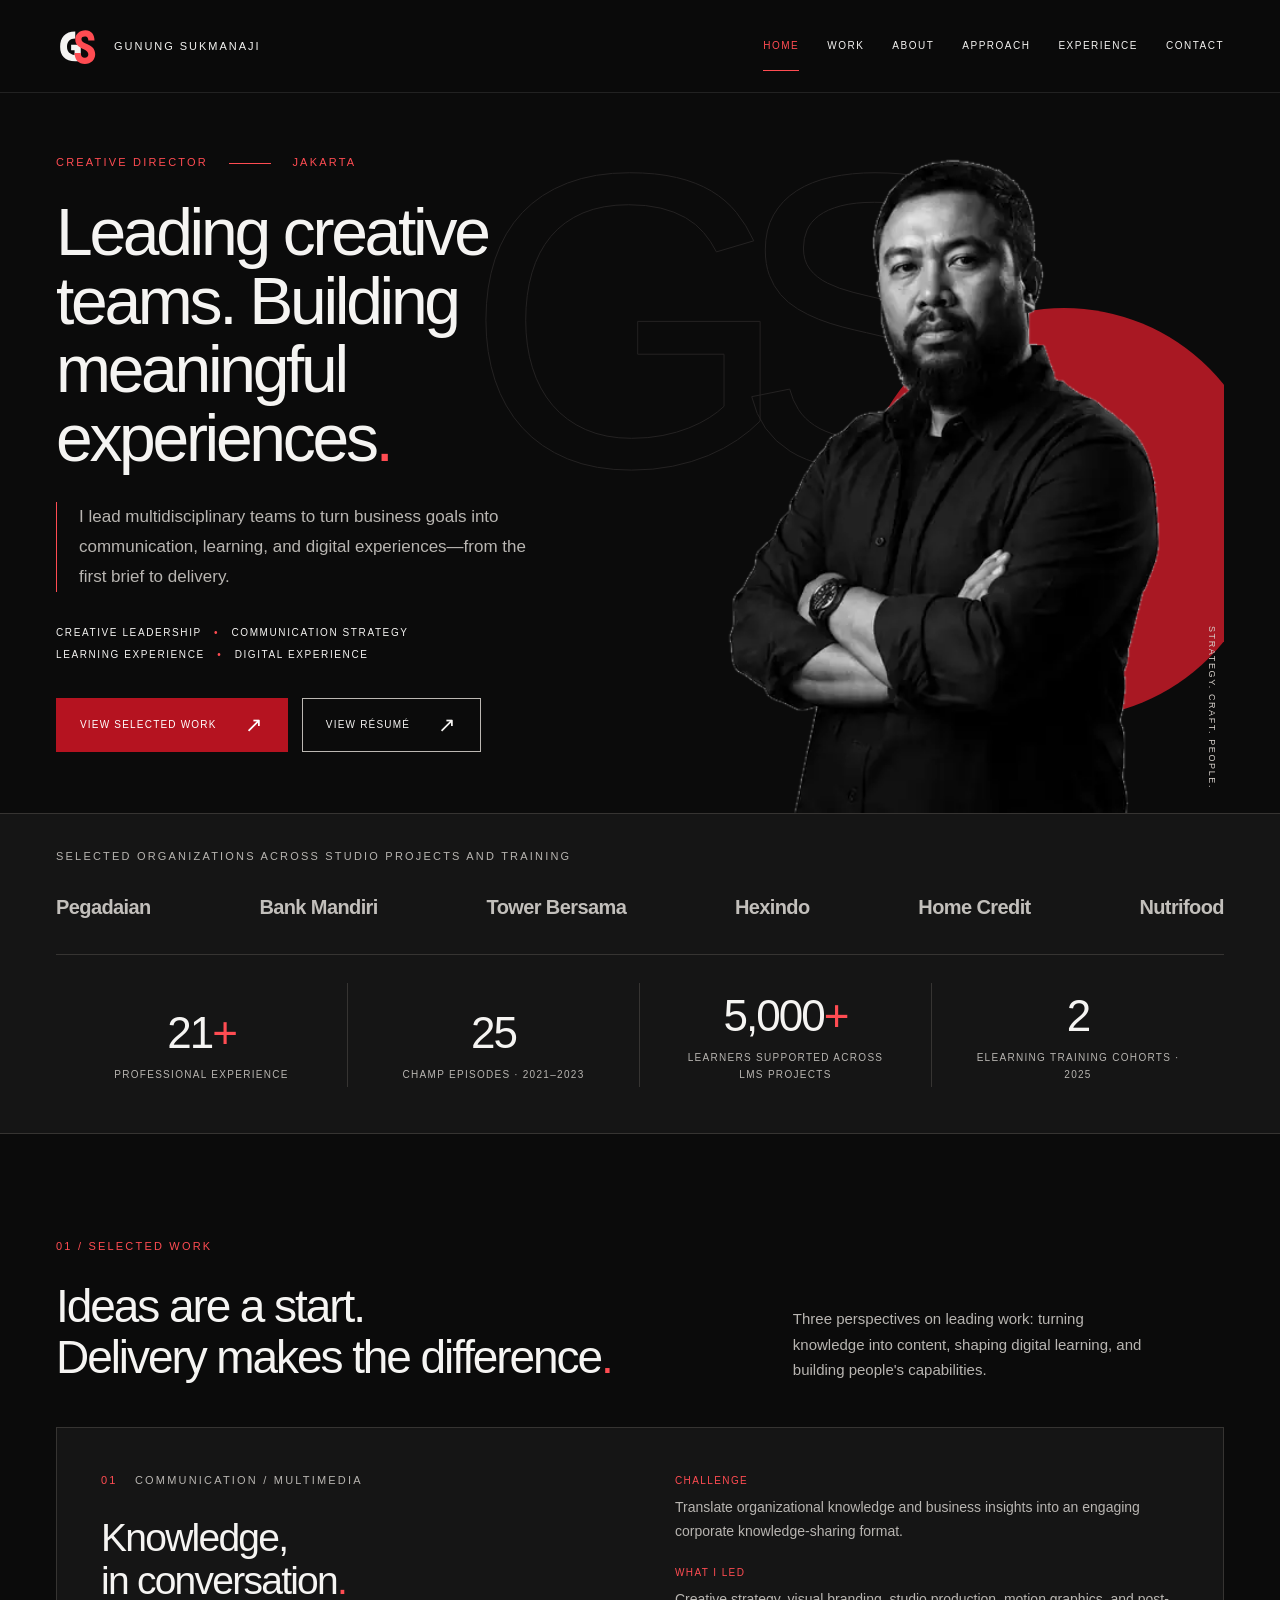
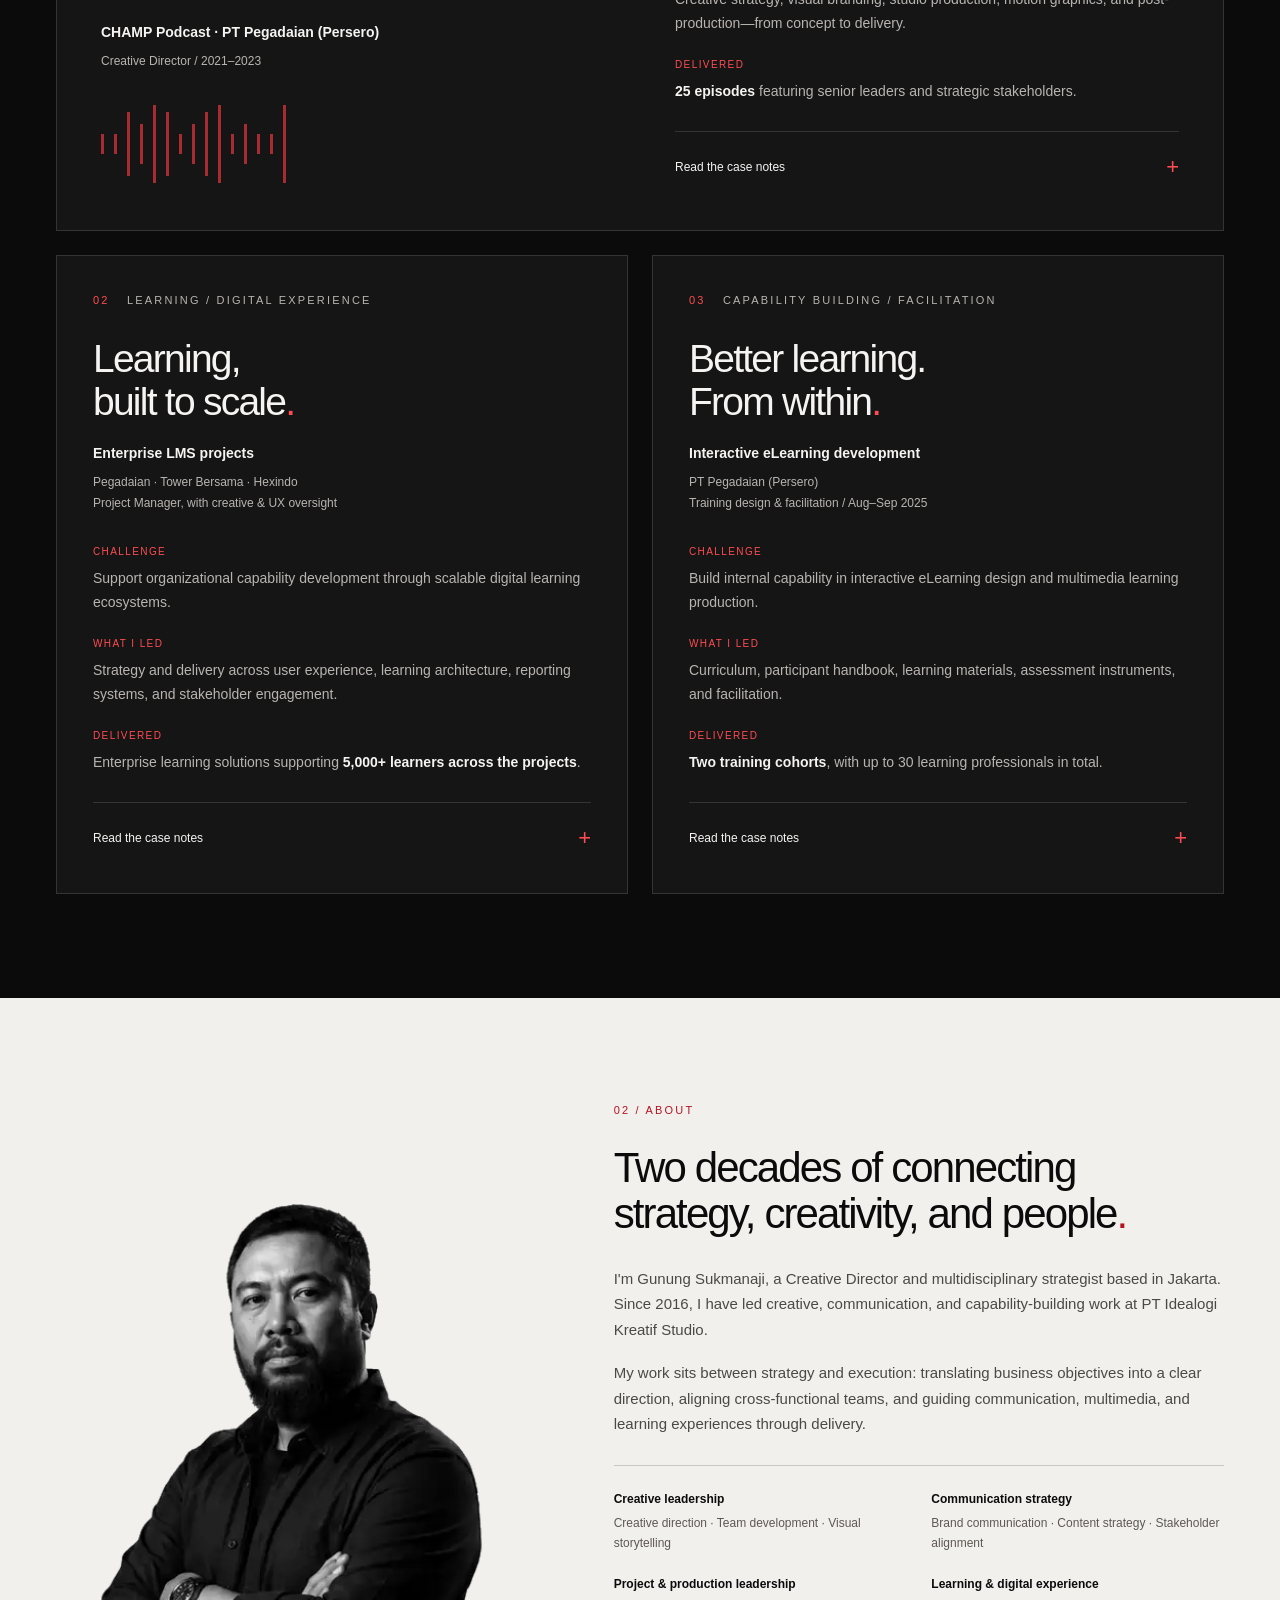
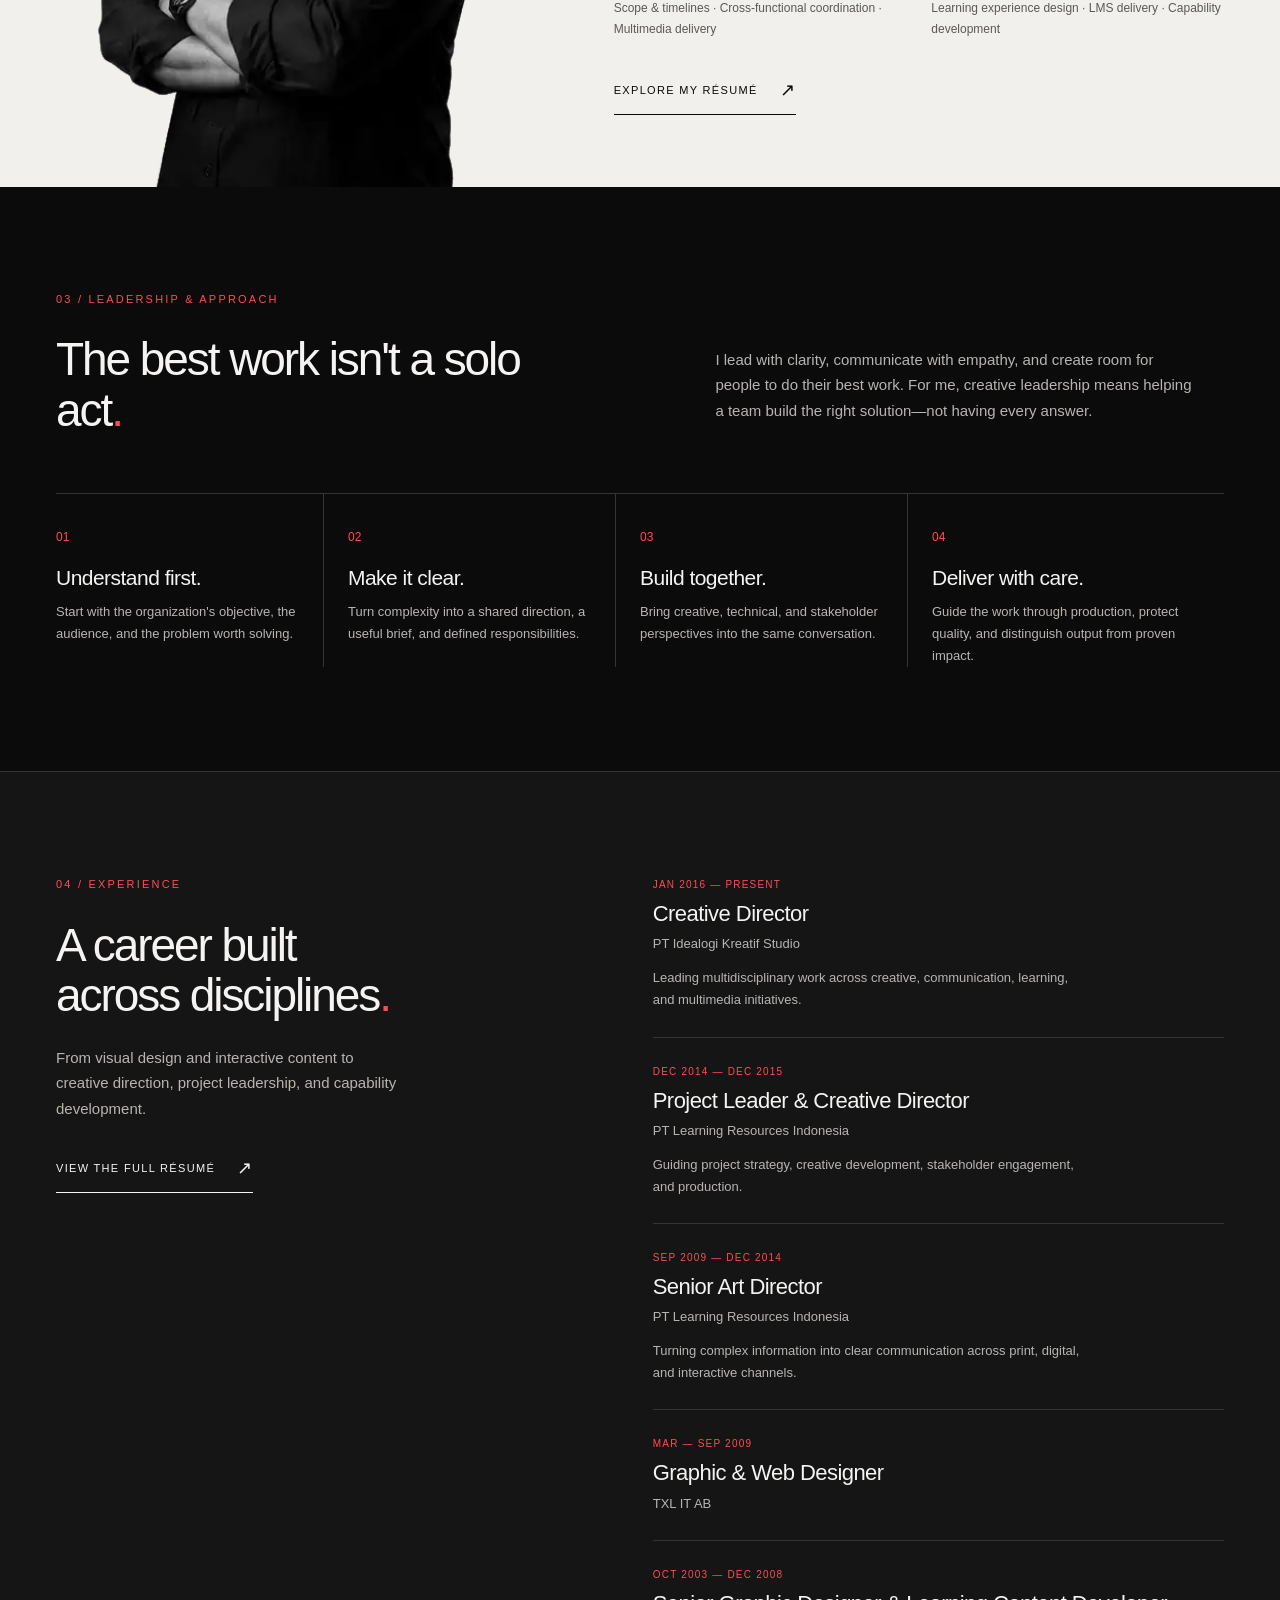
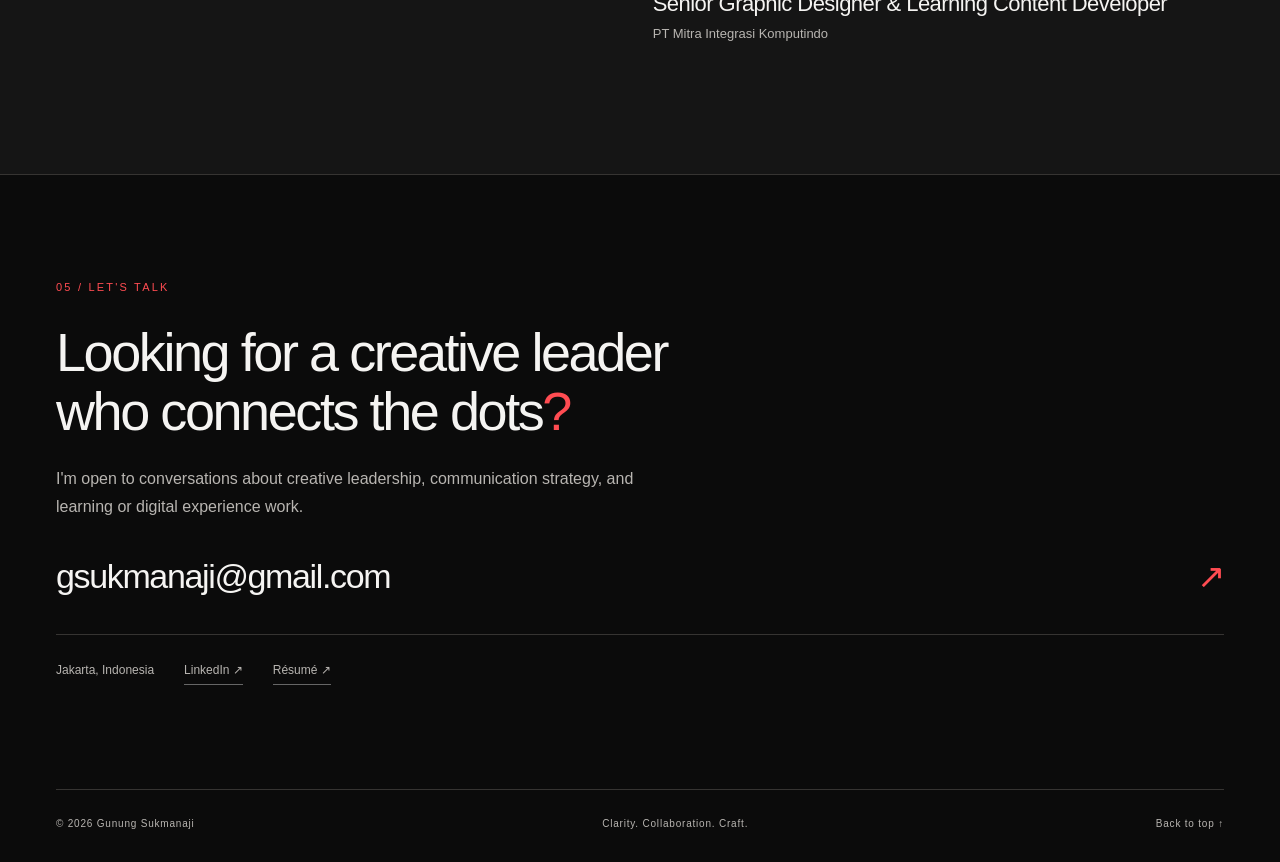
<file: index.html>
<!doctype html>
<html lang="en">
<head>
  <meta charset="utf-8">
  <meta name="viewport" content="width=device-width, initial-scale=1">
  <title>Gunung Sukmanaji | Creative Director, Jakarta</title>
  <meta name="description" content="Creative Director in Jakarta, leading multidisciplinary teams across communication, learning, multimedia and digital experiences. Explore selected work.">
  <meta name="robots" content="noindex, follow">
  <meta name="theme-color" content="#0b0b0b">
  <meta property="og:title" content="Gunung Sukmanaji — Creative Leadership">
  <meta property="og:description" content="Leading creative teams. Building meaningful experiences. Communication, learning and digital experience, from strategy to delivery.">
  <meta property="og:type" content="website">
  <meta property="og:url" content="https://gsuck.github.io/gsukmanaji-portfolio/">
  <link rel="icon" href="assets/gs-mark.svg" type="image/svg+xml">
  <link rel="stylesheet" href="styles.css">
  <script src="script.js" defer></script>
</head>
<body>
  <a class="skip-link" href="#main">Skip to content</a>
  <header class="site-header">
    <div class="header-inner wrap">
      <a class="brand" href="#home" aria-label="Gunung Sukmanaji, home">
        <img src="assets/gs-mark.svg" width="44" height="44" alt="">
        <span>Gunung Sukmanaji</span>
      </a>
      <button class="menu-toggle" type="button" aria-expanded="false" aria-controls="navigation" hidden>Menu <span aria-hidden="true">☰</span></button>
      <nav id="navigation" aria-label="Main navigation">
        <a href="#home" aria-current="location">Home</a>
        <a href="#work">Work</a>
        <a href="#about">About</a>
        <a href="#approach">Approach</a>
        <a href="#experience">Experience</a>
        <a href="#contact">Contact</a>
      </nav>
    </div>
  </header>
  <main id="main">
    <!-- EDIT: judul utama, deskripsi singkat, dan tombol hero -->
    <section class="hero wrap" id="home" aria-labelledby="hero-title">
      <span class="hero-watermark" aria-hidden="true">GS</span>
      <div class="hero-copy">
        <p class="eyebrow">Creative Director <span class="rule" aria-hidden="true"></span> Jakarta</p>
        <h1 id="hero-title">Leading creative<br>teams. Building<br>meaningful<br>experiences<span class="red">.</span></h1>
        <p class="hero-intro">I lead multidisciplinary teams to turn business goals into communication, learning, and digital experiences—from the first brief to delivery.</p>
        <p class="disciplines">Creative leadership <span>•</span> Communication strategy<br>Learning experience <span>•</span> Digital experience</p>
        <div class="hero-actions">
          <a class="button button-primary" href="#work">View selected work <span aria-hidden="true">↗</span></a>
          <a class="button button-outline" href="resume.html">View résumé <span aria-hidden="true">↗</span></a>
        </div>
      </div>
      <div class="hero-portrait">
        <div class="portrait-circle" aria-hidden="true"></div>
        <img src="assets/gunung-portrait.webp" width="410" height="572" alt="Gunung Sukmanaji, Creative Director" fetchpriority="high">
        <p class="portrait-caption">Strategy. Craft. People.</p>
      </div>
    </section>

    <!-- EDIT: organisasi dan angka yang sudah tercantum dalam resume -->
    <section class="proof-strip" aria-label="Selected organizations and experience">
      <div class="wrap">
        <p class="small-label">Selected organizations across studio projects and training</p>
        <ul class="organizations"><li>Pegadaian</li><li>Bank Mandiri</li><li>Tower Bersama</li><li>Hexindo</li><li>Home Credit</li><li>Nutrifood</li></ul>
        <dl class="metrics">
          <div><dt>Professional experience</dt><dd>21<span>+</span></dd></div>
          <div><dt>CHAMP episodes · 2021–2023</dt><dd>25</dd></div>
          <div><dt>Learners supported across LMS projects</dt><dd>5,000<span>+</span></dd></div>
          <div><dt>eLearning training cohorts · 2025</dt><dd>2</dd></div>
        </dl>
      </div>
    </section>

    <!-- EDIT: studi kasus; ganti [add result] hanya dengan hasil yang bisa dibuktikan -->
    <section class="section wrap" id="work" aria-labelledby="work-title">
      <div class="section-heading">
        <div><p class="eyebrow">01 / Selected work</p><h2 id="work-title">Ideas are a start.<br>Delivery makes the difference<span class="red">.</span></h2></div>
        <p>Three perspectives on leading work: turning knowledge into content, shaping digital learning, and building people's capabilities.</p>
      </div>
      <div class="case-grid">
        <article class="case-study case-featured">
          <div class="case-title">
            <p class="small-label"><span class="case-number">01</span> Communication / Multimedia</p>
            <h3>Knowledge,<br>in conversation<span class="red">.</span></h3>
            <p class="project-name">CHAMP Podcast · PT Pegadaian (Persero)</p>
            <p class="project-role">Creative Director / 2021–2023</p>
            <div class="waveform" aria-hidden="true"><i></i><i></i><i></i><i></i><i></i><i></i><i></i><i></i><i></i><i></i><i></i><i></i><i></i><i></i><i></i></div>
          </div>
          <div class="case-body">
            <dl class="case-facts">
              <div><dt>Challenge</dt><dd>Translate organizational knowledge and business insights into an engaging corporate knowledge-sharing format.</dd></div>
              <div><dt>What I led</dt><dd>Creative strategy, visual branding, studio production, motion graphics, and post-production—from concept to delivery.</dd></div>
              <div><dt>Delivered</dt><dd><strong>25 episodes</strong> featuring senior leaders and strategic stakeholders.</dd></div>
            </dl>
            <details><summary>Read the case notes <span aria-hidden="true">+</span></summary><p>My role connected the creative direction with the production workflow across disciplines.</p><p class="result-pending"><strong>Impact to confirm:</strong> [add result] — audience reach, engagement, or evidence of knowledge-sharing value.</p></details>
          </div>
        </article>
        <article class="case-study">
          <p class="small-label"><span class="case-number">02</span> Learning / Digital experience</p>
          <h3>Learning,<br>built to scale<span class="red">.</span></h3>
          <p class="project-name">Enterprise LMS projects</p>
          <p class="project-role">Pegadaian · Tower Bersama · Hexindo<br>Project Manager, with creative & UX oversight</p>
          <dl class="case-facts">
            <div><dt>Challenge</dt><dd>Support organizational capability development through scalable digital learning ecosystems.</dd></div>
            <div><dt>What I led</dt><dd>Strategy and delivery across user experience, learning architecture, reporting systems, and stakeholder engagement.</dd></div>
            <div><dt>Delivered</dt><dd>Enterprise learning solutions supporting <strong>5,000+ learners across the projects</strong>.</dd></div>
          </dl>
          <details><summary>Read the case notes <span aria-hidden="true">+</span></summary><p>The work brought multidisciplinary teams and stakeholder needs into one delivery process. The learner figure is aggregate reach, not a per-client count or a measure of learning improvement.</p><p class="result-pending"><strong>Impact to confirm:</strong> [add result] — adoption, completion rates, learner feedback, or an operational improvement.</p></details>
        </article>
        <article class="case-study">
          <p class="small-label"><span class="case-number">03</span> Capability building / Facilitation</p>
          <h3>Better learning.<br>From within<span class="red">.</span></h3>
          <p class="project-name">Interactive eLearning development</p>
          <p class="project-role">PT Pegadaian (Persero)<br>Training design & facilitation / Aug–Sep 2025</p>
          <dl class="case-facts">
            <div><dt>Challenge</dt><dd>Build internal capability in interactive eLearning design and multimedia learning production.</dd></div>
            <div><dt>What I led</dt><dd>Curriculum, participant handbook, learning materials, assessment instruments, and facilitation.</dd></div>
            <div><dt>Delivered</dt><dd><strong>Two training cohorts</strong>, with up to 30 learning professionals in total.</dd></div>
          </dl>
          <details><summary>Read the case notes <span aria-hidden="true">+</span></summary><p>The program covered instructional design, interactive learning development, and multimedia production.</p><p class="result-pending"><strong>Impact to confirm:</strong> [add result] — assessment improvement, participant feedback, or examples of content produced after training.</p></details>
        </article>
      </div>
    </section>

    <!-- EDIT: profil singkat dan empat kelompok keahlian -->
    <section class="about section" id="about" aria-labelledby="about-title">
      <div class="wrap about-grid">
        <div class="about-image"><img src="assets/gunung-portrait.webp" width="410" height="572" loading="lazy" alt="Gunung Sukmanaji, arms crossed"></div>
        <div class="about-copy">
          <p class="eyebrow">02 / About</p>
          <h2 id="about-title">Two decades of connecting strategy, creativity, and people<span class="red">.</span></h2>
          <p>I'm Gunung Sukmanaji, a Creative Director and multidisciplinary strategist based in Jakarta. Since 2016, I have led creative, communication, and capability-building work at PT Idealogi Kreatif Studio.</p>
          <p>My work sits between strategy and execution: translating business objectives into a clear direction, aligning cross-functional teams, and guiding communication, multimedia, and learning experiences through delivery.</p>
          <dl class="expertise">
            <div><dt>Creative leadership</dt><dd>Creative direction · Team development · Visual storytelling</dd></div>
            <div><dt>Communication strategy</dt><dd>Brand communication · Content strategy · Stakeholder alignment</dd></div>
            <div><dt>Project & production leadership</dt><dd>Scope & timelines · Cross-functional coordination · Multimedia delivery</dd></div>
            <div><dt>Learning & digital experience</dt><dd>Learning experience design · LMS delivery · Capability development</dd></div>
          </dl>
          <a class="text-link" href="resume.html">Explore my résumé <span aria-hidden="true">↗</span></a>
        </div>
      </div>
    </section>

    <!-- EDIT: filosofi kepemimpinan dan cara kerja -->
    <section class="section wrap" id="approach" aria-labelledby="approach-title">
      <p class="eyebrow">03 / Leadership & approach</p>
      <div class="approach-intro"><h2 id="approach-title">The best work isn't a solo act<span class="red">.</span></h2><p>I lead with clarity, communicate with empathy, and create room for people to do their best work. For me, creative leadership means helping a team build the right solution—not having every answer.</p></div>
      <div class="principles">
        <article><span>01</span><h3>Understand first.</h3><p>Start with the organization's objective, the audience, and the problem worth solving.</p></article>
        <article><span>02</span><h3>Make it clear.</h3><p>Turn complexity into a shared direction, a useful brief, and defined responsibilities.</p></article>
        <article><span>03</span><h3>Build together.</h3><p>Bring creative, technical, and stakeholder perspectives into the same conversation.</p></article>
        <article><span>04</span><h3>Deliver with care.</h3><p>Guide the work through production, protect quality, and distinguish output from proven impact.</p></article>
      </div>
    </section>

    <!-- EDIT: jabatan, organisasi, periode, dan ringkasan pengalaman -->
    <section class="experience section" id="experience" aria-labelledby="experience-title">
      <div class="wrap experience-grid">
        <div><p class="eyebrow">04 / Experience</p><h2 id="experience-title">A career built<br>across disciplines<span class="red">.</span></h2><p class="experience-intro">From visual design and interactive content to creative direction, project leadership, and capability development.</p><a class="text-link" href="resume.html">View the full résumé <span aria-hidden="true">↗</span></a></div>
        <ol class="timeline">
          <li><p class="timeline-date">Jan 2016 — Present</p><h3>Creative Director</h3><p>PT Idealogi Kreatif Studio</p><p class="timeline-description">Leading multidisciplinary work across creative, communication, learning, and multimedia initiatives.</p></li>
          <li><p class="timeline-date">Dec 2014 — Dec 2015</p><h3>Project Leader & Creative Director</h3><p>PT Learning Resources Indonesia</p><p class="timeline-description">Guiding project strategy, creative development, stakeholder engagement, and production.</p></li>
          <li><p class="timeline-date">Sep 2009 — Dec 2014</p><h3>Senior Art Director</h3><p>PT Learning Resources Indonesia</p><p class="timeline-description">Turning complex information into clear communication across print, digital, and interactive channels.</p></li>
          <li><p class="timeline-date">Mar — Sep 2009</p><h3>Graphic & Web Designer</h3><p>TXL IT AB</p></li>
          <li><p class="timeline-date">Oct 2003 — Dec 2008</p><h3>Senior Graphic Designer & Learning Content Developer</h3><p>PT Mitra Integrasi Komputindo</p></li>
        </ol>
      </div>
    </section>

    <!-- EDIT: kontak dan tautan profesional -->
    <section class="contact section wrap" id="contact" aria-labelledby="contact-title">
      <p class="eyebrow">05 / Let's talk</p>
      <h2 id="contact-title">Looking for a creative leader<br>who connects the dots<span class="red">?</span></h2>
      <p>I'm open to conversations about creative leadership, communication strategy, and learning or digital experience work.</p>
      <a class="contact-email" href="mailto:gsukmanaji@gmail.com">gsukmanaji@gmail.com <span aria-hidden="true">↗</span></a>
      <div class="contact-links"><span>Jakarta, Indonesia</span><a href="https://id.linkedin.com/in/gsukmanaji" target="_blank" rel="noopener noreferrer">LinkedIn <span class="sr-only">(opens in a new tab)</span><span aria-hidden="true">↗</span></a><a href="resume.html">Résumé <span aria-hidden="true">↗</span></a></div>
    </section>
  </main>
  <footer class="site-footer wrap"><p>© 2026 Gunung Sukmanaji</p><p>Clarity. Collaboration. Craft.</p><a href="#home">Back to top <span aria-hidden="true">↑</span></a></footer>
</body>
</html>
</file>
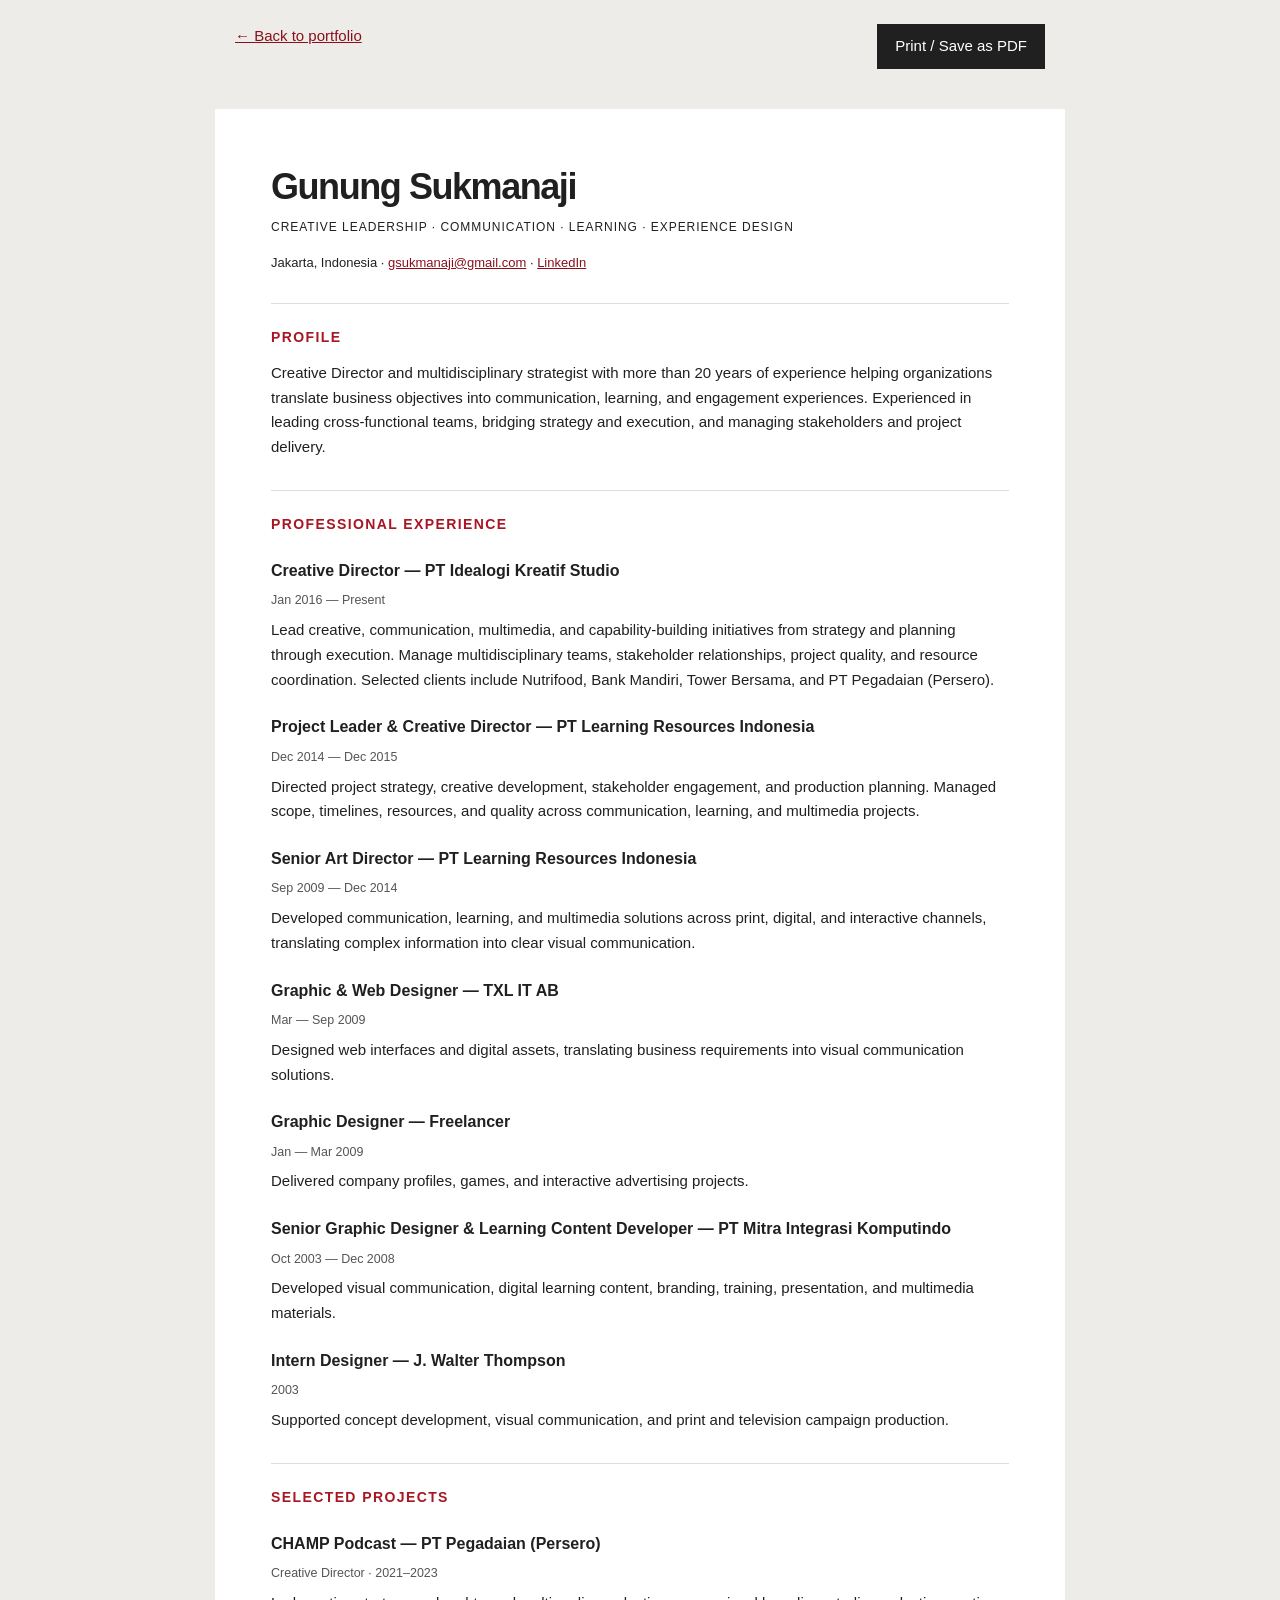
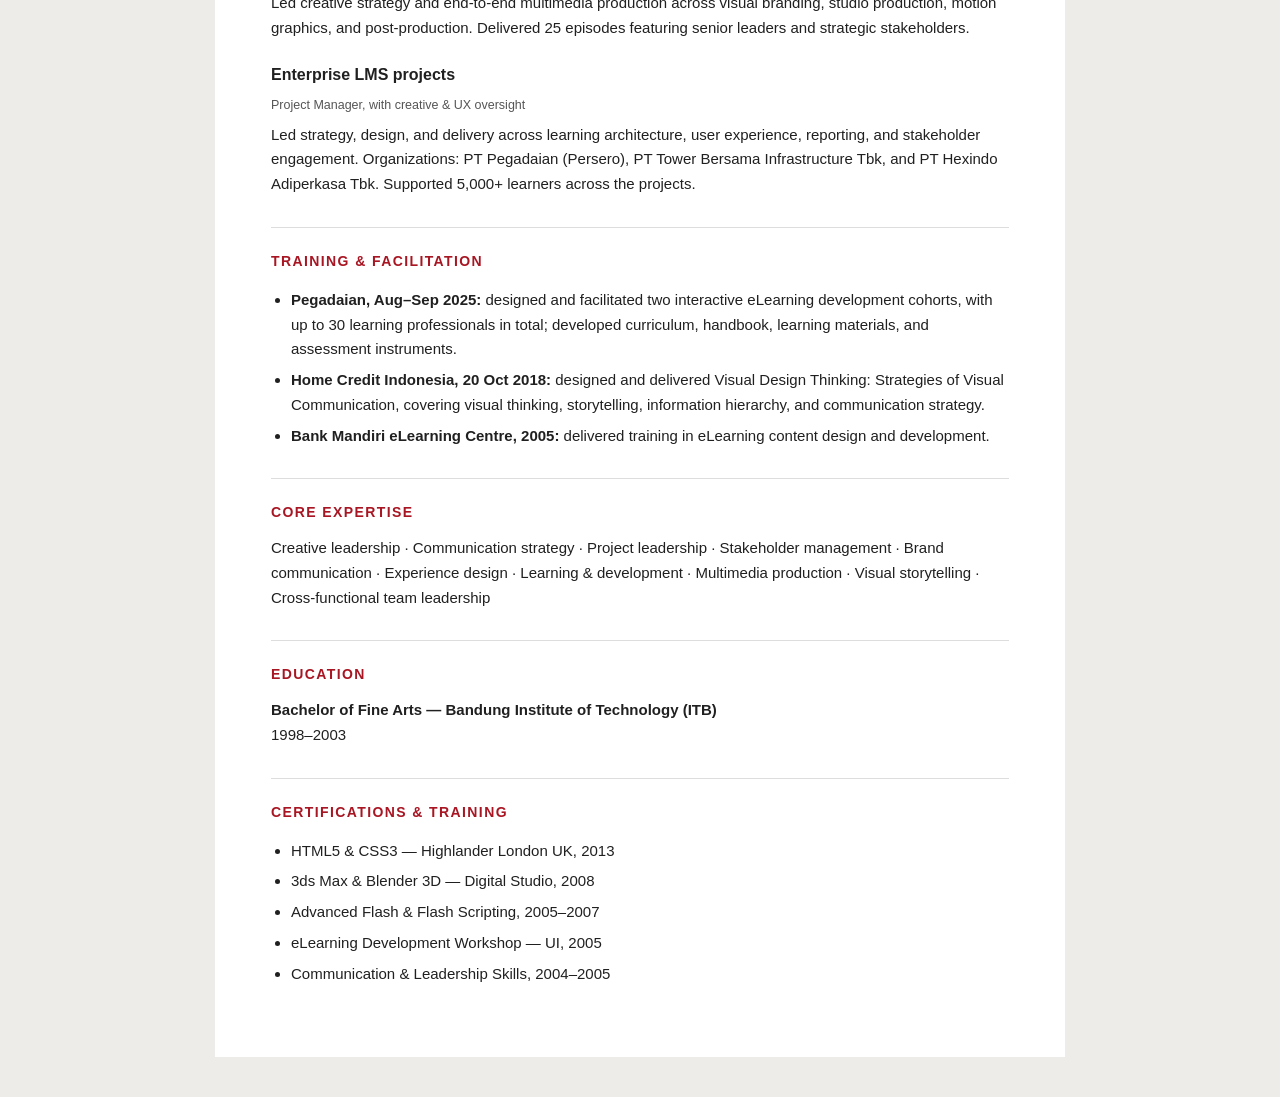
<file: resume.html>
<!doctype html>
<html lang="en">
<head>
  <meta charset="utf-8">
  <meta name="viewport" content="width=device-width, initial-scale=1">
  <meta name="robots" content="noindex, follow">
  <title>Résumé | Gunung Sukmanaji</title>
  <link rel="icon" href="assets/gs-mark.svg" type="image/svg+xml">
  <style>
    *{box-sizing:border-box}body{margin:0;background:#eeece8;color:#202020;font:15px/1.65 -apple-system,BlinkMacSystemFont,"Segoe UI",Arial,sans-serif}main{max-width:850px;margin:40px auto;background:white;padding:56px}h1{font-size:36px;line-height:1.2;letter-spacing:-.04em;margin:0 0 10px}h2{font-size:14px;letter-spacing:.1em;text-transform:uppercase;color:#a91623;border-top:1px solid #ddd;padding-top:22px;margin-top:30px}h3{font-size:16px;margin:22px 0 3px}p{margin:6px 0 14px}small{color:#555}a{color:#89101b;overflow-wrap:anywhere}a:focus-visible,button:focus-visible{outline:3px solid #b51320;outline-offset:4px}.tools{display:flex;justify-content:space-between;gap:20px;max-width:850px;margin:24px auto;padding:0 20px}button{font:inherit;background:#202020;color:white;padding:10px 18px;border:0;cursor:pointer}ul{padding-left:20px}li{margin-bottom:6px}.headline{font-size:12px;letter-spacing:.08em;text-transform:uppercase}.contact{font-size:13px}.entry{break-inside:avoid}@media(max-width:600px){main{margin:20px;padding:28px 24px}h1{font-size:30px}.tools{flex-wrap:wrap}}@media print{body{background:white;font-size:11px}main{margin:0;padding:0;max-width:none}.tools{display:none}h1{font-size:26px}h2{margin-top:18px;padding-top:12px}h3{font-size:13px;margin-top:15px}a{color:inherit;text-decoration:none}@page{size:A4;margin:16mm}}
  </style>
</head>
<body>
  <nav class="tools" aria-label="Résumé controls"><a href="index.html">← Back to portfolio</a><button type="button" onclick="window.print()">Print / Save as PDF</button></nav>
  <!-- EDIT: resume ringkas; isi bersumber dari Resume_2026_.pdf -->
  <main>
    <header><h1>Gunung Sukmanaji</h1><p class="headline">Creative leadership · Communication · Learning · Experience design</p><p class="contact">Jakarta, Indonesia · <a href="mailto:gsukmanaji@gmail.com">gsukmanaji@gmail.com</a> · <a href="https://id.linkedin.com/in/gsukmanaji">LinkedIn</a></p></header>
    <h2>Profile</h2>
    <p>Creative Director and multidisciplinary strategist with more than 20 years of experience helping organizations translate business objectives into communication, learning, and engagement experiences. Experienced in leading cross-functional teams, bridging strategy and execution, and managing stakeholders and project delivery.</p>
    <h2>Professional experience</h2>
    <section class="entry"><h3>Creative Director — PT Idealogi Kreatif Studio</h3><small>Jan 2016 — Present</small><p>Lead creative, communication, multimedia, and capability-building initiatives from strategy and planning through execution. Manage multidisciplinary teams, stakeholder relationships, project quality, and resource coordination. Selected clients include Nutrifood, Bank Mandiri, Tower Bersama, and PT Pegadaian (Persero).</p></section>
    <section class="entry"><h3>Project Leader & Creative Director — PT Learning Resources Indonesia</h3><small>Dec 2014 — Dec 2015</small><p>Directed project strategy, creative development, stakeholder engagement, and production planning. Managed scope, timelines, resources, and quality across communication, learning, and multimedia projects.</p></section>
    <section class="entry"><h3>Senior Art Director — PT Learning Resources Indonesia</h3><small>Sep 2009 — Dec 2014</small><p>Developed communication, learning, and multimedia solutions across print, digital, and interactive channels, translating complex information into clear visual communication.</p></section>
    <section class="entry"><h3>Graphic & Web Designer — TXL IT AB</h3><small>Mar — Sep 2009</small><p>Designed web interfaces and digital assets, translating business requirements into visual communication solutions.</p></section>
    <section class="entry"><h3>Graphic Designer — Freelancer</h3><small>Jan — Mar 2009</small><p>Delivered company profiles, games, and interactive advertising projects.</p></section>
    <section class="entry"><h3>Senior Graphic Designer & Learning Content Developer — PT Mitra Integrasi Komputindo</h3><small>Oct 2003 — Dec 2008</small><p>Developed visual communication, digital learning content, branding, training, presentation, and multimedia materials.</p></section>
    <section class="entry"><h3>Intern Designer — J. Walter Thompson</h3><small>2003</small><p>Supported concept development, visual communication, and print and television campaign production.</p></section>
    <h2>Selected projects</h2>
    <section class="entry"><h3>CHAMP Podcast — PT Pegadaian (Persero)</h3><small>Creative Director · 2021–2023</small><p>Led creative strategy and end-to-end multimedia production across visual branding, studio production, motion graphics, and post-production. Delivered 25 episodes featuring senior leaders and strategic stakeholders.</p></section>
    <section class="entry"><h3>Enterprise LMS projects</h3><small>Project Manager, with creative & UX oversight</small><p>Led strategy, design, and delivery across learning architecture, user experience, reporting, and stakeholder engagement. Organizations: PT Pegadaian (Persero), PT Tower Bersama Infrastructure Tbk, and PT Hexindo Adiperkasa Tbk. Supported 5,000+ learners across the projects.</p></section>
    <h2>Training & facilitation</h2>
    <ul><li><strong>Pegadaian, Aug–Sep 2025:</strong> designed and facilitated two interactive eLearning development cohorts, with up to 30 learning professionals in total; developed curriculum, handbook, learning materials, and assessment instruments.</li><li><strong>Home Credit Indonesia, 20 Oct 2018:</strong> designed and delivered Visual Design Thinking: Strategies of Visual Communication, covering visual thinking, storytelling, information hierarchy, and communication strategy.</li><li><strong>Bank Mandiri eLearning Centre, 2005:</strong> delivered training in eLearning content design and development.</li></ul>
    <h2>Core expertise</h2><p>Creative leadership · Communication strategy · Project leadership · Stakeholder management · Brand communication · Experience design · Learning & development · Multimedia production · Visual storytelling · Cross-functional team leadership</p>
    <h2>Education</h2><p><strong>Bachelor of Fine Arts — Bandung Institute of Technology (ITB)</strong><br>1998–2003</p>
    <h2>Certifications & training</h2><ul><li>HTML5 & CSS3 — Highlander London UK, 2013</li><li>3ds Max & Blender 3D — Digital Studio, 2008</li><li>Advanced Flash & Flash Scripting, 2005–2007</li><li>eLearning Development Workshop — UI, 2005</li><li>Communication & Leadership Skills, 2004–2005</li></ul>
  </main>
</body>
</html>
</file>
<file: styles.css>
:root{--ink:#0b0b0b;--surface:#151515;--paper:#f2f0ed;--white:#f5f4f2;--muted:#b8b5b1;--red:#ff4c52;--red-light:#b51320;--line:#363432;--font:-apple-system,BlinkMacSystemFont,"Segoe UI",Arial,sans-serif}
.menu-toggle{display:none}
*{box-sizing:border-box}html{scroll-behavior:smooth;scroll-padding-top:100px}body{margin:0;background:var(--ink);color:var(--white);font:16px/1.7 var(--font);-webkit-font-smoothing:antialiased}a{color:inherit;text-decoration:none}button{font:inherit}img{display:block;max-width:100%}h1,h2,h3,p{margin:0}h1,h2,h3{font-weight:450;letter-spacing:-.045em;line-height:1.1}h2{font-size:46px}h3{font-size:32px}p+p{margin-top:18px}a,button,summary{-webkit-tap-highlight-color:transparent}a:focus-visible,button:focus-visible,summary:focus-visible{outline:3px solid var(--red);outline-offset:6px}::selection{background:var(--red-light);color:white}.wrap{width:calc(100% - 112px);max-width:1280px;margin-inline:auto}.section{padding-top:104px;padding-bottom:104px}.red{color:var(--red)}.eyebrow,.small-label{font-size:11px;line-height:1.6;letter-spacing:.2em;text-transform:uppercase}.eyebrow{color:var(--red);margin-bottom:26px}.rule{display:inline-block;vertical-align:middle;width:42px;height:1px;background:var(--red);margin:0 16px}.small-label{color:var(--muted)}.skip-link{position:fixed;top:8px;left:16px;z-index:10;padding:12px 20px;background:var(--paper);color:var(--ink);transform:translateY(-150%)}.skip-link:focus{transform:none}.sr-only{position:absolute;width:1px;height:1px;padding:0;margin:-1px;overflow:hidden;clip:rect(0,0,0,0);white-space:nowrap;border:0}
.site-header{position:sticky;top:0;z-index:5;background:rgba(11,11,11,.96);border-bottom:1px solid #222;backdrop-filter:blur(16px)}.header-inner{min-height:92px;display:flex;align-items:center;justify-content:space-between;gap:30px}.brand{display:flex;align-items:center;gap:14px;flex-shrink:0}.brand span{font-size:11px;letter-spacing:.18em;text-transform:uppercase}.site-header nav{display:flex;align-items:center;gap:28px}.site-header nav a{font-size:10px;letter-spacing:.15em;text-transform:uppercase;padding:16px 0;border-bottom:1px solid transparent}.site-header nav a:hover,.site-header nav a[aria-current]{color:var(--red);border-color:var(--red)}.menu-toggle{color:var(--white);background:none;border:1px solid var(--line);padding:8px 12px;min-height:44px;font-size:12px}.menu-toggle span{margin-left:10px}
.hero{min-height:720px;display:grid;grid-template-columns:1.13fr 1fr;align-items:center;position:relative;isolation:isolate;overflow:clip}.hero-copy{padding:60px 0;z-index:2}.hero h1{font-size:66px;line-height:1.04;letter-spacing:-.05em;max-width:660px}.hero-intro{max-width:500px;padding-left:22px;border-left:1px solid var(--red);color:var(--muted);margin-top:30px;font-size:17px;line-height:1.75}.disciplines{font-size:10px;letter-spacing:.16em;text-transform:uppercase;line-height:2.2;margin-top:30px}.disciplines span{color:var(--red);padding:0 8px}.hero-actions{display:flex;flex-wrap:wrap;gap:14px;margin-top:32px}.button{display:inline-flex;align-items:center;justify-content:space-between;gap:28px;min-height:54px;padding:14px 23px;font-size:10px;letter-spacing:.12em;text-transform:uppercase;border:1px solid transparent;transition:background .2s,transform .2s}.button:hover{transform:translateY(-2px)}.button span{font-size:21px;line-height:1}.button-primary{background:var(--red-light);color:white}.button-primary:hover{background:#d01c2b}.button-outline{border-color:#bcb8b3}.button-outline:hover{background:#242222}.hero-portrait{align-self:end;position:relative;height:680px;display:flex;align-items:end;justify-content:center;z-index:1}.hero-portrait img{width:470px;height:auto;max-width:100%;position:relative;z-index:1;filter:grayscale(1)}.portrait-circle{position:absolute;background:#a91823;border-radius:50%;width:410px;height:410px;top:175px;right:-45px;z-index:0}.portrait-caption{position:absolute;bottom:24px;right:5px;writing-mode:vertical-rl;font-size:9px;letter-spacing:.18em;text-transform:uppercase;color:#d7d1cc;z-index:2}.hero-watermark{position:absolute;left:35%;top:18px;font-size:420px;line-height:1;color:transparent;-webkit-text-stroke:1px #242222;z-index:-1;letter-spacing:-.14em;pointer-events:none}.proof-strip{padding:34px 0 46px;background:var(--surface);border-top:1px solid var(--line);border-bottom:1px solid var(--line)}.organizations{list-style:none;display:flex;flex-wrap:wrap;justify-content:space-between;gap:20px;padding:24px 0 30px;margin:0;border-bottom:1px solid var(--line)}.organizations li{font-size:20px;font-weight:600;letter-spacing:-.03em;color:#c2bfbb}.metrics{display:grid;grid-template-columns:repeat(4,1fr);margin:28px 0 0}.metrics>div{display:flex;flex-direction:column-reverse;align-items:center;gap:5px;padding:4px 20px;border-right:1px solid var(--line);text-align:center}.metrics>div:last-child{border:0}.metrics dd{font-size:44px;font-weight:350;letter-spacing:-.045em;line-height:1.3;margin:0}.metrics dd span{color:var(--red)}.metrics dt{font-size:10px;text-transform:uppercase;letter-spacing:.13em;max-width:220px;line-height:1.7;color:var(--muted)}
.section-heading{display:grid;grid-template-columns:1.5fr 1fr;gap:90px;align-items:end;margin-bottom:44px}.section-heading>p{max-width:365px;color:var(--muted);font-size:15px}.case-grid{display:grid;grid-template-columns:1fr 1fr;gap:24px}.case-study{background:var(--surface);padding:36px;border:1px solid var(--line)}.case-featured{grid-column:1/-1;display:grid;grid-template-columns:1fr 1fr;gap:70px;padding:44px}.case-study h3{font-size:39px;margin:28px 0 18px}.case-number{color:var(--red);padding-right:12px}.project-name{font-weight:600;font-size:14px}.project-role{margin-top:6px;color:var(--muted);font-size:12px;line-height:1.8}.case-facts{margin:28px 0}.case-facts>div+div{margin-top:20px}.case-facts dt{font-size:10px;letter-spacing:.14em;text-transform:uppercase;color:var(--red);margin-bottom:6px}.case-facts dd{margin:0;color:var(--muted);font-size:14px;line-height:1.75}.case-facts strong{color:var(--white);font-weight:600}.case-featured .case-facts{margin-top:0}details{border-top:1px solid var(--line);padding-top:16px}summary{font-size:12px;cursor:pointer;display:flex;justify-content:space-between;gap:16px;list-style:none;min-height:36px;align-items:center}summary::-webkit-details-marker{display:none}summary span{font-size:22px;color:var(--red);transition:transform .2s}details[open] summary span{transform:rotate(45deg)}details p{font-size:13px;color:var(--muted);margin-top:14px}.result-pending{padding-left:12px;border-left:1px solid var(--red)}.waveform{height:84px;display:flex;align-items:center;gap:10px;margin-top:30px}.waveform i{display:block;width:3px;height:20px;background:#a72b31}.waveform i:nth-child(3n){height:64px}.waveform i:nth-child(4n){height:40px}.waveform i:nth-child(5n){height:78px}
.about{background:var(--paper);color:var(--ink);padding-bottom:0}.about .red,.about .eyebrow{color:var(--red-light)}.about-grid{display:grid;grid-template-columns:.9fr 1.15fr;gap:80px;align-items:end}.about-image{position:relative;overflow:hidden;align-self:stretch;display:flex;align-items:end;justify-content:center}.about-image img{position:relative;width:420px;height:auto;z-index:1}.about-image>span{position:absolute;left:0;top:50px;font-size:280px;line-height:1;color:#e2dfda;letter-spacing:-.13em}.about-copy{padding-bottom:72px}.about-copy h2{font-size:42px;margin-bottom:28px}.about-copy>p:not(.eyebrow){font-size:15px;color:#4c4945}.expertise{display:grid;grid-template-columns:1fr 1fr;gap:22px 25px;border-top:1px solid #cbc6c0;padding-top:24px;margin:28px 0}.expertise dt{font-size:12px;font-weight:650;line-height:1.5;margin-bottom:5px}.expertise dd{margin:0;font-size:12px;color:#5e5853;line-height:1.7}.text-link{display:inline-flex;gap:22px;align-items:center;border-bottom:1px solid currentColor;padding:8px 0;font-size:11px;letter-spacing:.12em;text-transform:uppercase;min-height:40px}.text-link span{font-size:18px}.approach-intro{display:grid;grid-template-columns:1.1fr 1fr;gap:100px;align-items:center}.approach-intro h2{max-width:530px}.approach-intro>p{color:var(--muted);font-size:15px;max-width:480px}.principles{display:grid;grid-template-columns:repeat(4,1fr);margin-top:58px;border-top:1px solid var(--line)}.principles article{padding:28px 24px 0 0;margin-right:24px;border-right:1px solid var(--line)}.principles article:last-child{border:0;margin:0}.principles span{color:var(--red);font-size:12px}.principles h3{font-size:21px;margin:16px 0 12px;letter-spacing:-.025em}.principles p{font-size:13px;color:var(--muted)}
.experience{background:var(--surface);border-block:1px solid var(--line)}.experience-grid{display:grid;grid-template-columns:1fr 1.15fr;gap:100px}.experience-intro{color:var(--muted);font-size:15px;max-width:345px;margin-top:24px;margin-bottom:24px}.timeline{list-style:none;padding:0;margin:0}.timeline li{border-top:1px solid var(--line);padding:25px 0}.timeline li:first-child{padding-top:0;border-top:0}.timeline h3{font-size:22px;letter-spacing:-.025em;margin-top:9px;margin-bottom:7px}.timeline li>p{font-size:13px;color:var(--muted)}.timeline li>.timeline-date{font-size:10px;color:var(--red);letter-spacing:.12em;text-transform:uppercase}.timeline-description{max-width:430px;margin-top:12px!important}.contact h2{font-size:54px;max-width:1040px}.contact>p:not(.eyebrow){color:var(--muted);max-width:620px;margin-top:24px}.contact-email{display:flex;align-items:center;justify-content:space-between;font-size:34px;letter-spacing:-.04em;border-bottom:1px solid var(--line);padding:28px 0;gap:24px;overflow-wrap:anywhere}.contact-email span{color:var(--red)}.contact-links{display:flex;flex-wrap:wrap;gap:30px;margin-top:25px;font-size:12px;color:var(--muted)}.contact-links a{border-bottom:1px solid #666;padding-bottom:4px}.site-footer{display:flex;justify-content:space-between;flex-wrap:wrap;gap:16px;padding-top:25px;padding-bottom:30px;border-top:1px solid var(--line);font-size:10px;letter-spacing:.08em;color:var(--muted)}.site-footer p+p{margin:0}
@media(min-width:1600px){.hero-portrait img{width:490px}.hero h1{font-size:70px}}
@media(max-width:1100px){.wrap{width:calc(100% - 72px)}.header-inner{gap:20px}.brand span{font-size:9px}.site-header nav{gap:17px}.hero h1{font-size:52px}.hero{min-height:660px}.hero-portrait{height:620px}.portrait-circle{width:330px;height:330px;right:-65px}.hero-intro{font-size:15px}.disciplines{font-size:9px}.section-heading{gap:40px}.case-featured{gap:40px}.about-grid,.approach-intro,.experience-grid{gap:50px}h2{font-size:38px}.about-copy h2{font-size:36px}.case-study h3{font-size:34px}.organizations li{font-size:17px}}
@media(max-width:850px){.wrap{width:calc(100% - 48px)}.header-inner{min-height:78px;flex-wrap:wrap;padding-block:16px}.site-header nav{width:100%;justify-content:space-between;gap:14px}.js .menu-toggle{display:block}.js .site-header nav{display:none}.js .site-header nav.is-open{display:grid;grid-template-columns:repeat(3,1fr);padding:4px 0 10px}.site-header nav a{padding:9px 0;font-size:10px}.hero{grid-template-columns:1.15fr 1fr;min-height:640px}.hero h1{font-size:44px}.hero-copy{padding:45px 0}.hero-portrait{height:600px}.hero-portrait img{width:370px}.portrait-circle{width:280px;height:280px;right:-60px;top:240px}.hero-intro{font-size:14px;padding-left:16px}.hero-actions{gap:10px}.button{padding:12px 16px;min-height:48px;gap:18px}.disciplines{font-size:8px;letter-spacing:.09em}.hero-watermark{font-size:300px;top:90px}.section{padding-top:76px;padding-bottom:76px}.section-heading{grid-template-columns:1fr;gap:22px}.section-heading>p{max-width:600px}.case-study{padding:25px}.case-featured{gap:30px}.case-study h3{font-size:30px}.about{padding-bottom:0}.about-grid{grid-template-columns:.8fr 1fr;gap:30px}.about-copy{padding-bottom:50px}.about-copy h2{font-size:31px}.about-copy>p:not(.eyebrow){font-size:14px}.expertise{grid-template-columns:1fr;gap:15px}.about-image img{width:370px;max-width:none}.about-image>span{font-size:200px}.principles{grid-template-columns:1fr 1fr;gap:28px}.principles article{margin:0;padding-right:24px}.principles article:nth-child(2n){border:0}.approach-intro,.experience-grid{gap:35px}.metrics dd{font-size:36px}.metrics>div{padding-inline:12px}.metrics dt{font-size:9px}.organizations{justify-content:flex-start;column-gap:32px}.contact h2{font-size:42px}}
@media(max-width:600px){.wrap{width:calc(100% - 40px)}.header-inner{min-height:74px;padding-block:12px}.brand img{width:38px;height:38px}.brand span{font-size:9px;letter-spacing:.13em}.brand{gap:10px}.hero{display:flex;flex-direction:column;align-items:stretch;min-height:0}.hero-copy{padding:42px 0 28px}.hero .eyebrow{font-size:9px;margin-bottom:22px}.rule{width:25px;margin:0 10px}.hero h1{font-size:42px;line-height:1.08}.hero-intro{font-size:15px;margin-top:26px;max-width:420px}.disciplines{font-size:8px;letter-spacing:.1em;margin-top:24px;line-height:2.4}.hero-actions{margin-top:24px;gap:10px}.button{font-size:9px;padding-inline:14px;gap:14px}.hero-portrait{height:390px;width:100%;align-self:center;justify-content:center;margin-top:5px}.hero-portrait img{width:280px;max-width:100%}.portrait-circle{width:250px;height:250px;top:55px;right:-12px}.portrait-caption{right:0;bottom:20px}.hero-watermark{left:20%;top:480px;font-size:250px}.proof-strip{padding:28px 0 30px}.small-label{font-size:9px;letter-spacing:.14em}.organizations{padding:20px 0 25px;display:grid;grid-template-columns:repeat(3,1fr);gap:18px 12px}.organizations li{font-size:14px;line-height:1.3}.metrics{grid-template-columns:1fr 1fr;row-gap:26px}.metrics>div:nth-child(2){border:0}.metrics>div{padding:0 8px}.metrics dd{font-size:39px}.metrics dt{font-size:9px;max-width:150px}.section{padding-top:60px;padding-bottom:60px}h2{font-size:33px}.eyebrow{font-size:9px;margin-bottom:22px}.section-heading{gap:22px;margin-bottom:30px}.section-heading>p{font-size:14px}.case-grid{grid-template-columns:1fr;gap:18px}.case-featured{grid-column:auto;display:block}.case-study{padding:24px}.case-study h3{font-size:34px;margin-top:24px}.case-featured .case-facts{margin-top:28px}.waveform{height:54px;margin-top:20px}.waveform i:nth-child(3n){height:44px}.waveform i:nth-child(5n){height:54px}.case-facts dd{font-size:13px}.project-role{font-size:11px}.about{padding-bottom:0}.about-grid{display:flex;flex-direction:column;gap:0}.about-copy{order:0;padding-bottom:38px}.about-image{order:1;width:100%;height:390px;align-self:auto}.about-image img{width:280px}.about-image>span{left:8%;top:80px;font-size:220px}.about-copy h2{font-size:33px}.expertise{grid-template-columns:1fr 1fr;gap:20px 18px}.expertise dd{font-size:11px}.about .red,.about .eyebrow{color:var(--red-light)}.approach-intro,.experience-grid{grid-template-columns:1fr;gap:25px}.approach-intro>p{font-size:14px}.principles{gap:26px 20px;margin-top:36px}.principles article{padding-right:18px}.principles h3{font-size:19px}.principles p{font-size:12px}.experience-grid{gap:40px}.timeline h3{font-size:21px}.contact h2{font-size:35px}.contact h2 br{display:none}.contact>p:not(.eyebrow){font-size:14px}.contact-email{font-size:24px;gap:14px;padding:24px 0;letter-spacing:-.03em}.contact-links{gap:22px;font-size:11px}.site-footer{font-size:9px;gap:14px}.site-footer p:nth-child(2){display:none}}
@media(prefers-reduced-motion:reduce){html{scroll-behavior:auto}*,*::before,*::after{transition:none!important;animation:none!important}.button:hover{transform:none}}
</file>
